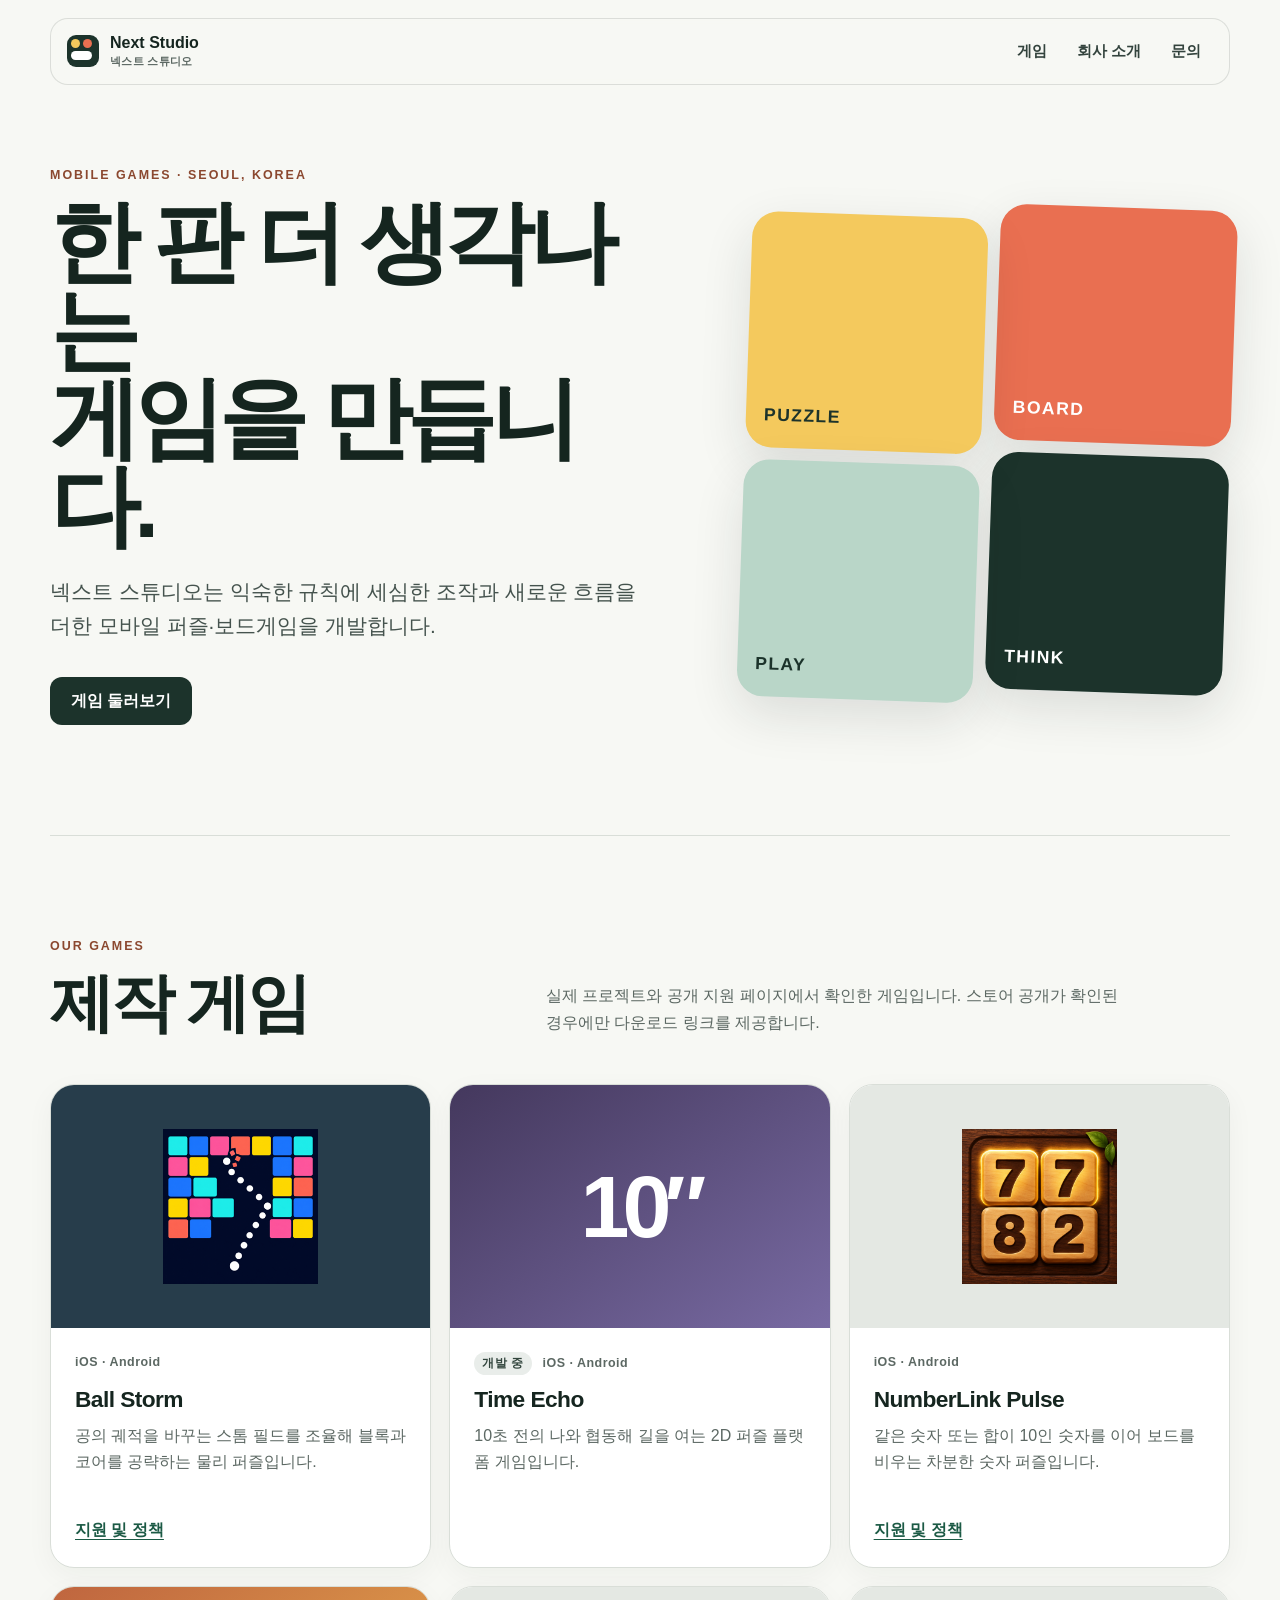
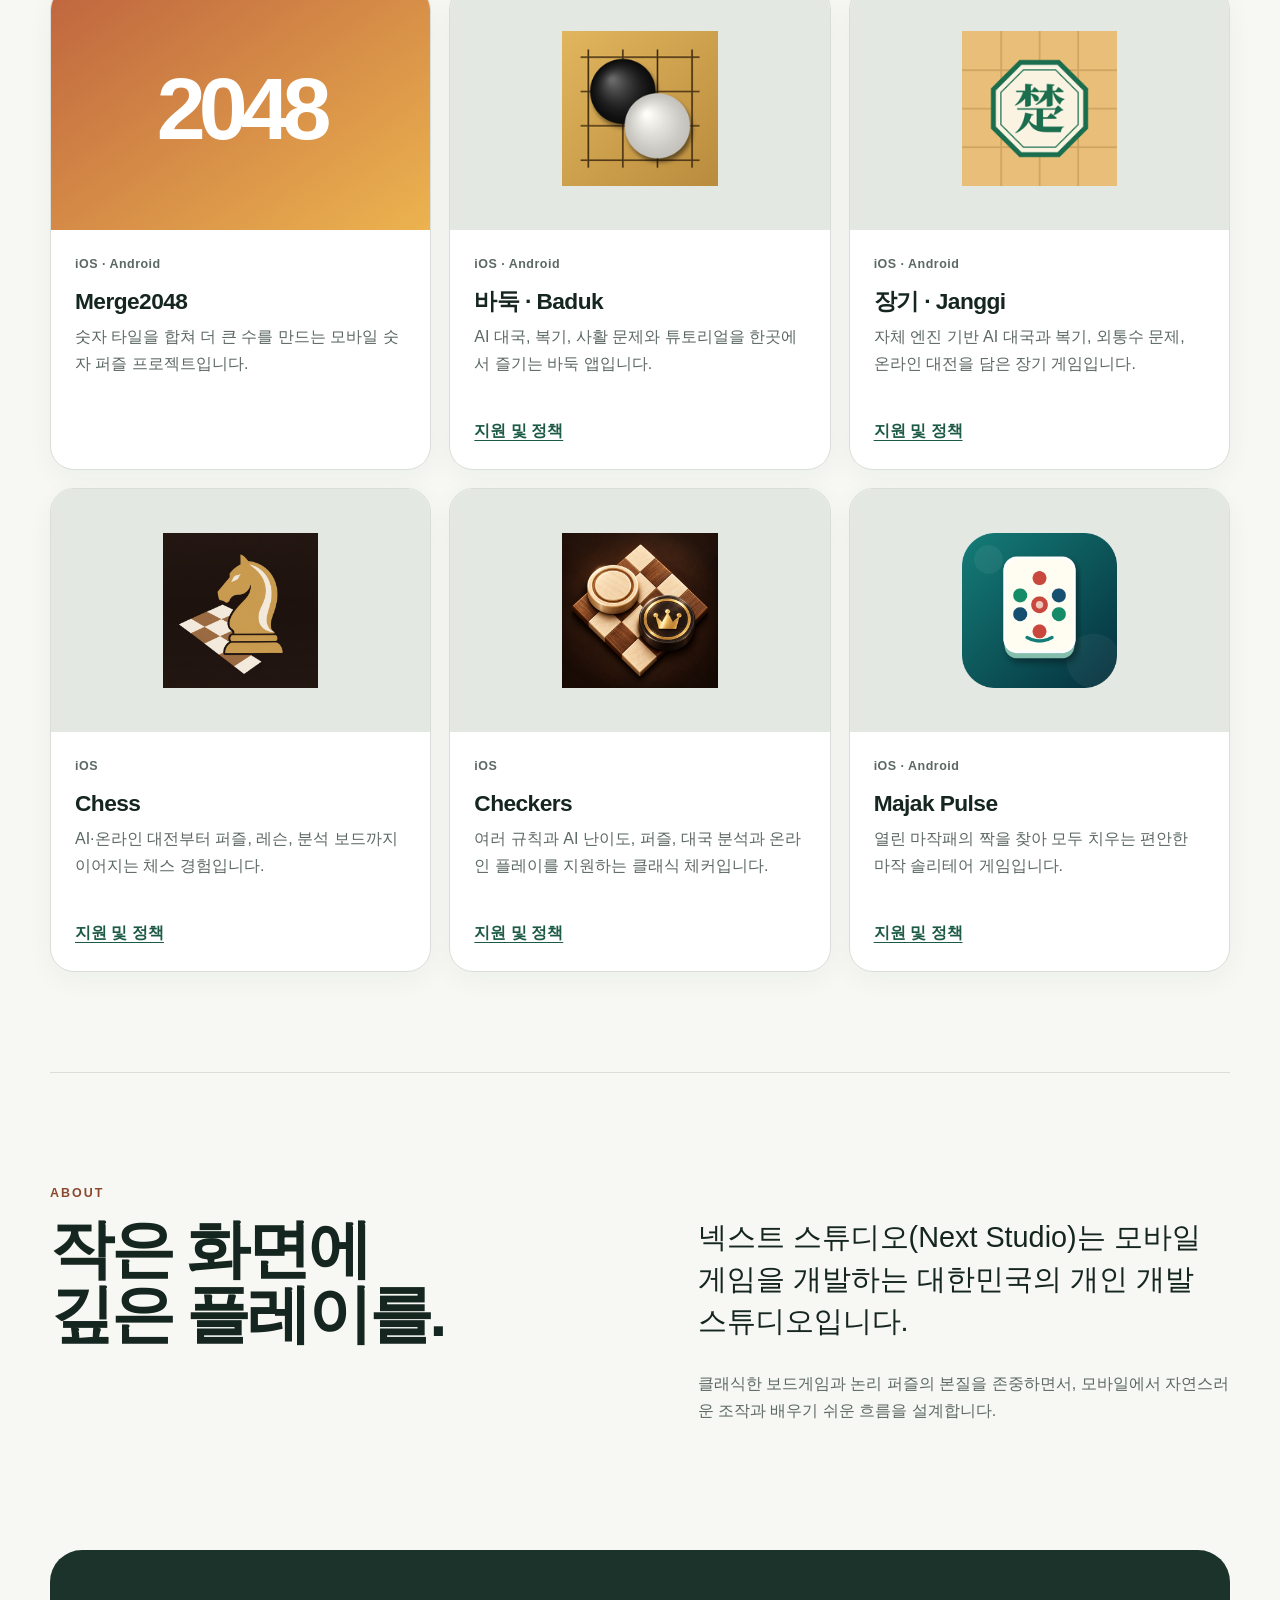
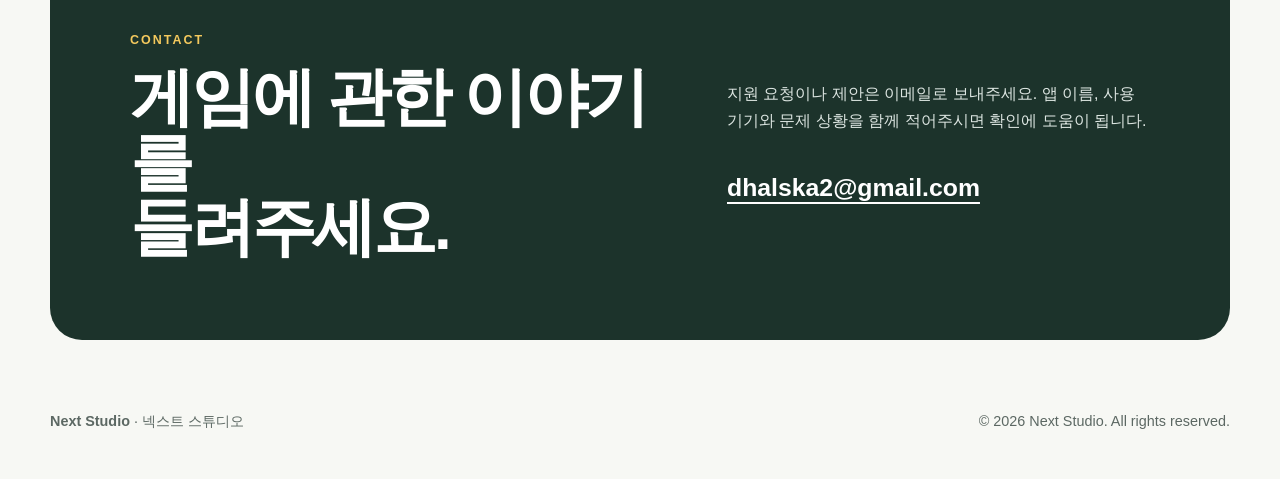
<file: index.html>
<!doctype html>
<html lang="ko">
<head>
  <meta charset="utf-8">
  <meta name="viewport" content="width=device-width, initial-scale=1">
  <meta name="description" content="넥스트 스튜디오는 오래 즐길 수 있는 모바일 퍼즐과 보드게임을 만듭니다.">
  <meta name="theme-color" content="#f7f8f4">
  <!-- Google Search Console: 발급받은 google-site-verification 메타 태그를 이 줄 아래에 그대로 삽입하세요. -->
  <!-- HTML 파일 인증을 사용할 때는 Google이 제공한 파일을 이름과 내용 변경 없이 이 파일과 같은 배포 루트에 둡니다. -->
  <title>넥스트 스튜디오 · Next Studio</title>
  <link rel="icon" type="image/svg+xml" href="data:image/svg+xml,%3Csvg xmlns='http://www.w3.org/2000/svg' viewBox='0 0 64 64'%3E%3Crect width='64' height='64' rx='16' fill='%231c332b'/%3E%3Ccircle cx='21' cy='22' r='7' fill='%23f4c95d'/%3E%3Ccircle cx='43' cy='22' r='7' fill='%23e96f51'/%3E%3Cpath d='M21 42h22' stroke='%23f7f8f4' stroke-width='8' stroke-linecap='round'/%3E%3C/svg%3E">
  <link rel="stylesheet" href="./styles.css">
</head>
<body>
  <a class="skip-link" href="#main">본문으로 바로가기</a>
  <header class="site-header">
    <a class="brand" href="#top" aria-label="넥스트 스튜디오 홈">
      <span class="brand-mark" aria-hidden="true"><i></i><i></i><i></i></span>
      <span>Next Studio<small>넥스트 스튜디오</small></span>
    </a>
    <button class="menu-button" type="button" aria-expanded="false" aria-controls="site-nav">메뉴</button>
    <nav id="site-nav" aria-label="주요 메뉴">
      <a href="#games">게임</a>
      <a href="#about">회사 소개</a>
      <a href="#contact">문의</a>
    </nav>
  </header>

  <main id="main">
    <section class="hero" id="top" aria-labelledby="hero-title">
      <div class="hero-copy">
        <p class="eyebrow">MOBILE GAMES · SEOUL, KOREA</p>
        <h1 id="hero-title">한 판 더 생각나는<br>게임을 만듭니다.</h1>
        <p class="hero-lead">넥스트 스튜디오는 익숙한 규칙에 세심한 조작과 새로운 흐름을 더한 모바일 퍼즐·보드게임을 개발합니다.</p>
        <a class="primary-button" href="#games">게임 둘러보기</a>
      </div>
      <div class="hero-board" aria-label="넥스트 스튜디오 게임 장르: 퍼즐, 보드게임, 전략">
        <span class="tile tile-a">PUZZLE</span>
        <span class="tile tile-b">BOARD</span>
        <span class="tile tile-c">PLAY</span>
        <span class="tile tile-d">THINK</span>
      </div>
    </section>

    <section class="games-section" id="games" aria-labelledby="games-title">
      <div class="section-heading">
        <div>
          <p class="eyebrow">OUR GAMES</p>
          <h2 id="games-title">제작 게임</h2>
        </div>
        <p>실제 프로젝트와 공개 지원 페이지에서 확인한 게임입니다. 스토어 공개가 확인된 경우에만 다운로드 링크를 제공합니다.</p>
      </div>

      <div class="game-grid">
        <article class="game-card featured">
          <img src="./assets/icons/ball-storm.png" alt="Ball Storm 앱 아이콘" width="288" height="288">
          <div class="card-copy"><p class="meta">iOS · Android</p><h3>Ball Storm</h3><p>공의 궤적을 바꾸는 스톰 필드를 조율해 블록과 코어를 공략하는 물리 퍼즐입니다.</p><a href="https://oh-seungjin.github.io/privacy-terms/ball-storm/">지원 및 정책</a></div>
        </article>

        <article class="game-card text-card time-echo">
          <div class="letter-icon" aria-hidden="true">10″</div>
          <div class="card-copy"><p class="meta"><span class="status">개발 중</span> iOS · Android</p><h3>Time Echo</h3><p>10초 전의 나와 협동해 길을 여는 2D 퍼즐 플랫폼 게임입니다.</p></div>
        </article>

        <article class="game-card">
          <img src="./assets/icons/numberlink.png" alt="NumberLink Pulse 앱 아이콘" width="512" height="512">
          <div class="card-copy"><p class="meta">iOS · Android</p><h3>NumberLink Pulse</h3><p>같은 숫자 또는 합이 10인 숫자를 이어 보드를 비우는 차분한 숫자 퍼즐입니다.</p><a href="https://oh-seungjin.github.io/privacy-terms/numberlink-pulse/">지원 및 정책</a></div>
        </article>

        <article class="game-card text-card merge-card">
          <div class="letter-icon" aria-hidden="true">2048</div>
          <div class="card-copy"><p class="meta">iOS · Android</p><h3>Merge2048</h3><p>숫자 타일을 합쳐 더 큰 수를 만드는 모바일 숫자 퍼즐 프로젝트입니다.</p></div>
        </article>

        <article class="game-card">
          <img src="./assets/icons/baduk.png" alt="바둑 앱 아이콘" width="192" height="192">
          <div class="card-copy"><p class="meta">iOS · Android</p><h3>바둑 · Baduk</h3><p>AI 대국, 복기, 사활 문제와 튜토리얼을 한곳에서 즐기는 바둑 앱입니다.</p><a href="https://oh-seungjin.github.io/privacy-terms/baduk/">지원 및 정책</a></div>
        </article>

        <article class="game-card">
          <img src="./assets/icons/janggi.png" alt="장기 앱 아이콘" width="180" height="180">
          <div class="card-copy"><p class="meta">iOS · Android</p><h3>장기 · Janggi</h3><p>자체 엔진 기반 AI 대국과 복기, 외통수 문제, 온라인 대전을 담은 장기 게임입니다.</p><a href="https://oh-seungjin.github.io/privacy-terms/janggi/">지원 및 정책</a></div>
        </article>

        <article class="game-card">
          <img src="./assets/icons/chess.png" alt="Chess 앱 아이콘" width="512" height="512">
          <div class="card-copy"><p class="meta">iOS</p><h3>Chess</h3><p>AI·온라인 대전부터 퍼즐, 레슨, 분석 보드까지 이어지는 체스 경험입니다.</p><a href="https://oh-seungjin.github.io/privacy-terms/chess/">지원 및 정책</a></div>
        </article>

        <article class="game-card">
          <img src="./assets/icons/checkers.png" alt="Checkers 앱 아이콘" width="256" height="256">
          <div class="card-copy"><p class="meta">iOS</p><h3>Checkers</h3><p>여러 규칙과 AI 난이도, 퍼즐, 대국 분석과 온라인 플레이를 지원하는 클래식 체커입니다.</p><a href="https://oh-seungjin.github.io/privacy-terms/checkers/">지원 및 정책</a></div>
        </article>

        <article class="game-card">
          <img src="./assets/icons/majak-pulse.png" alt="Majak Pulse 앱 아이콘" width="1024" height="1024">
          <div class="card-copy"><p class="meta">iOS · Android</p><h3>Majak Pulse</h3><p>열린 마작패의 짝을 찾아 모두 치우는 편안한 마작 솔리테어 게임입니다.</p><a href="https://oh-seungjin.github.io/privacy-terms/majak-pulse/">지원 및 정책</a></div>
        </article>
      </div>
    </section>

    <section class="about-section" id="about" aria-labelledby="about-title">
      <p class="eyebrow">ABOUT</p>
      <div class="about-grid">
        <h2 id="about-title">작은 화면에<br>깊은 플레이를.</h2>
        <div>
          <p class="about-lead">넥스트 스튜디오(Next Studio)는 모바일 게임을 개발하는 대한민국의 개인 개발 스튜디오입니다.</p>
          <p>클래식한 보드게임과 논리 퍼즐의 본질을 존중하면서, 모바일에서 자연스러운 조작과 배우기 쉬운 흐름을 설계합니다.</p>
        </div>
      </div>
    </section>

    <section class="contact-section" id="contact" aria-labelledby="contact-title">
      <div>
        <p class="eyebrow">CONTACT</p>
        <h2 id="contact-title">게임에 관한 이야기를<br>들려주세요.</h2>
      </div>
      <div class="contact-card">
        <p>지원 요청이나 제안은 이메일로 보내주세요. 앱 이름, 사용 기기와 문제 상황을 함께 적어주시면 확인에 도움이 됩니다.</p>
        <a class="email-link" href="mailto:dhalska2@gmail.com">dhalska2@gmail.com</a>
      </div>
    </section>
  </main>

  <footer>
    <p><strong>Next Studio</strong> · 넥스트 스튜디오</p>
    <p>© 2026 Next Studio. All rights reserved.</p>
  </footer>
  <script src="./script.js"></script>
</body>
</html>
</file>
<file: styles.css>
:root {
  color-scheme: light;
  --paper: #f7f8f4;
  --ink: #15251f;
  --muted: #5c6863;
  --line: #d9ded8;
  --forest: #1c332b;
  --yellow: #f4c95d;
  --coral: #e96f51;
  --mint: #b9d6c8;
  --white: #ffffff;
  --max: 1180px;
}

* { box-sizing: border-box; }
html { scroll-behavior: smooth; }
body { margin: 0; background: var(--paper); color: var(--ink); font-family: -apple-system, BlinkMacSystemFont, "Pretendard", "Noto Sans KR", "Segoe UI", sans-serif; font-size: 16px; line-height: 1.65; }
a { color: inherit; }
img { display: block; max-width: 100%; }
.skip-link { position: fixed; z-index: 100; top: 10px; left: 10px; padding: 10px 14px; background: var(--ink); color: white; transform: translateY(-160%); }
.skip-link:focus { transform: translateY(0); }
:focus-visible { outline: 3px solid #1769aa; outline-offset: 4px; }

.site-header { position: sticky; z-index: 20; top: 0; display: flex; align-items: center; justify-content: space-between; width: min(calc(100% - 40px), var(--max)); margin: 18px auto 0; padding: 12px 16px; border: 1px solid rgba(21,37,31,.12); border-radius: 18px; background: rgba(247,248,244,.92); backdrop-filter: blur(14px); }
.brand { display: flex; align-items: center; gap: 11px; text-decoration: none; font-weight: 800; line-height: 1.05; }
.brand small { display: block; margin-top: 4px; color: var(--muted); font-size: .68rem; font-weight: 600; letter-spacing: .03em; }
.brand-mark { display: grid; grid-template-columns: repeat(2, 9px); grid-template-rows: repeat(2, 9px); gap: 3px; width: 32px; height: 32px; padding: 4px; border-radius: 9px; background: var(--forest); }
.brand-mark i { border-radius: 50%; background: var(--yellow); }
.brand-mark i:nth-child(2) { background: var(--coral); }
.brand-mark i:nth-child(3) { grid-column: 1 / 3; border-radius: 5px; background: var(--white); }
nav { display: flex; gap: 6px; }
nav a { padding: 8px 12px; border-radius: 10px; color: #33433d; font-size: .94rem; font-weight: 650; text-decoration: none; }
nav a:hover { background: white; }
.menu-button { display: none; border: 0; border-radius: 10px; background: var(--forest); color: white; padding: 8px 12px; font: inherit; font-weight: 700; }

main, footer { width: min(calc(100% - 40px), var(--max)); margin-inline: auto; }
.hero { min-height: 700px; display: grid; grid-template-columns: 1.1fr .9fr; align-items: center; gap: clamp(44px, 8vw, 110px); padding: 80px 0 110px; }
.eyebrow { margin: 0 0 14px; color: #8b482f; font-size: .78rem; font-weight: 850; letter-spacing: .16em; }
h1, h2, h3, p { margin-top: 0; }
h1 { margin-bottom: 24px; font-size: clamp(3rem, 7vw, 6.5rem); line-height: .98; letter-spacing: -.065em; }
.hero-lead { max-width: 620px; margin-bottom: 34px; color: #45534e; font-size: clamp(1.08rem, 2vw, 1.3rem); }
.primary-button { display: inline-flex; align-items: center; justify-content: center; min-height: 48px; padding: 10px 21px; border-radius: 12px; background: var(--forest); color: white; font-weight: 800; text-decoration: none; }
.primary-button:hover { background: #2a4a3f; }
.hero-board { display: grid; grid-template-columns: repeat(2, minmax(115px, 1fr)); gap: 12px; transform: rotate(2deg); }
.tile { aspect-ratio: 1; display: grid; place-items: end start; padding: 18px; border-radius: 26px; color: var(--forest); font-size: clamp(.8rem, 2vw, 1.1rem); font-weight: 900; letter-spacing: .08em; box-shadow: 0 18px 50px rgba(21,37,31,.12); }
.tile-a { background: var(--yellow); transform: translateY(16px); }
.tile-b { background: var(--coral); color: white; }
.tile-c { background: var(--mint); transform: translateY(16px); }
.tile-d { background: var(--forest); color: white; }

.games-section { padding: 100px 0; border-top: 1px solid var(--line); }
.section-heading { display: grid; grid-template-columns: .8fr 1.2fr; gap: 40px; align-items: end; margin-bottom: 48px; }
.section-heading h2, .about-section h2, .contact-section h2 { margin: 0; font-size: clamp(2.25rem, 5vw, 4.6rem); line-height: 1.02; letter-spacing: -.05em; }
.section-heading > p { max-width: 590px; margin: 0; color: var(--muted); }
.game-grid { display: grid; grid-template-columns: repeat(3, minmax(0, 1fr)); gap: 18px; }
.game-card { min-width: 0; overflow: hidden; border: 1px solid var(--line); border-radius: 24px; background: var(--white); box-shadow: 0 8px 28px rgba(21,37,31,.045); }
.game-card > img, .letter-icon { width: 100%; height: clamp(220px, 19vw, 280px); object-fit: cover; background: #e4e8e3; }
.game-card > img { padding: 44px; object-fit: contain; }
.game-card.featured > img { background: #273d4b; }
.letter-icon { display: grid; place-items: center; color: white; font-size: clamp(3rem, 7vw, 5.5rem); font-weight: 900; letter-spacing: -.08em; }
.time-echo .letter-icon { background: linear-gradient(145deg, #44385d, #786aa2); }
.merge-card .letter-icon { background: linear-gradient(145deg, #bf653f, #ecb34f); }
.card-copy { padding: 24px; }
.meta { min-height: 24px; margin-bottom: 10px; color: var(--muted); font-size: .78rem; font-weight: 750; letter-spacing: .04em; }
.status { display: inline-block; margin-right: 7px; padding: 2px 8px; border-radius: 999px; background: #e9edea; color: #32453d; font-size: .72rem; }
.game-card h3 { margin-bottom: 9px; font-size: 1.42rem; line-height: 1.2; letter-spacing: -.025em; }
.game-card p:not(.meta) { min-height: 78px; color: var(--muted); }
.game-card a { display: inline-block; color: #1c5a45; font-weight: 800; text-underline-offset: 4px; }

.about-section { padding: 110px 0; border-top: 1px solid var(--line); }
.about-grid { display: grid; grid-template-columns: 1fr 1fr; gap: clamp(40px, 9vw, 130px); }
.about-grid p { color: var(--muted); }
.about-grid .about-lead { color: var(--ink); font-size: clamp(1.25rem, 2.5vw, 1.8rem); line-height: 1.45; }
.contact-section { display: grid; grid-template-columns: 1.1fr .9fr; gap: 80px; align-items: center; margin-bottom: 40px; padding: 80px; border-radius: 32px; background: var(--forest); color: white; }
.contact-section .eyebrow { color: var(--yellow); }
.contact-card { color: #dce5e1; }
.email-link { display: inline-block; margin-top: 18px; color: white; font-size: clamp(1.1rem, 2.5vw, 1.55rem); font-weight: 850; text-underline-offset: 6px; overflow-wrap: anywhere; }
footer { display: flex; justify-content: space-between; gap: 20px; padding: 30px 0 45px; color: var(--muted); font-size: .9rem; }
footer p { margin: 0; }

@media (max-width: 900px) {
  .hero { min-height: auto; grid-template-columns: 1fr; padding-top: 90px; }
  .hero-board { width: min(520px, 85%); margin: 0 auto; }
  .game-grid { grid-template-columns: repeat(2, minmax(0, 1fr)); }
  .section-heading, .about-grid, .contact-section { grid-template-columns: 1fr; }
  .contact-section { gap: 36px; padding: 54px; }
}

@media (max-width: 620px) {
  .site-header, main, footer { width: min(calc(100% - 24px), var(--max)); }
  .site-header { margin-top: 10px; }
  .menu-button { display: block; }
  nav { position: absolute; top: calc(100% + 8px); right: 0; display: none; min-width: 170px; padding: 8px; border: 1px solid var(--line); border-radius: 14px; background: white; box-shadow: 0 15px 40px rgba(21,37,31,.13); }
  nav.open { display: grid; }
  nav a { min-height: 44px; display: flex; align-items: center; }
  .hero { gap: 60px; padding: 72px 0 82px; }
  h1 { font-size: clamp(2.8rem, 15vw, 4.2rem); }
  .hero-board { width: 92%; gap: 8px; }
  .tile { border-radius: 20px; padding: 13px; }
  .games-section, .about-section { padding: 76px 0; }
  .section-heading { gap: 20px; margin-bottom: 32px; }
  .game-grid { grid-template-columns: 1fr; }
  .game-card > img { padding: 54px; }
  .contact-section { gap: 30px; margin-inline: -4px; padding: 38px 24px; border-radius: 24px; }
  footer { display: grid; }
}

@media (prefers-reduced-motion: reduce) {
  html { scroll-behavior: auto; }
}
</file>
